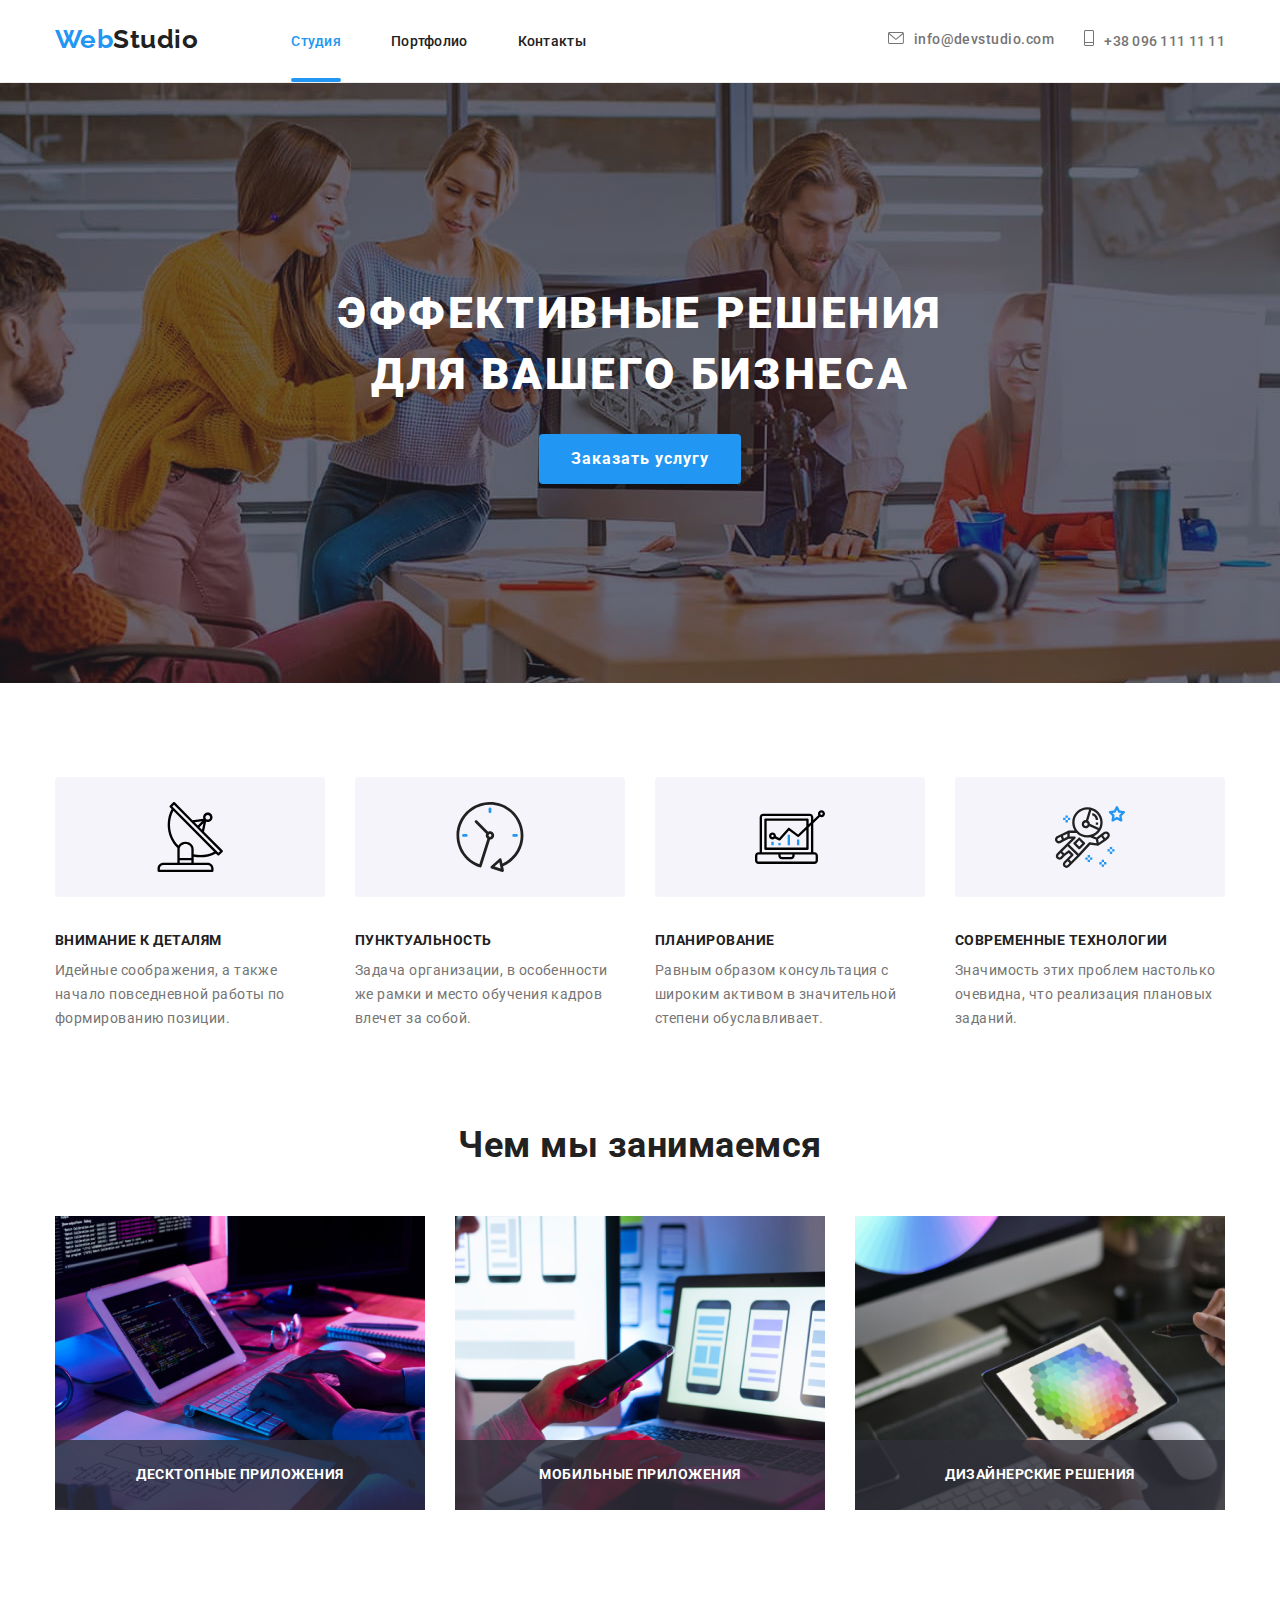
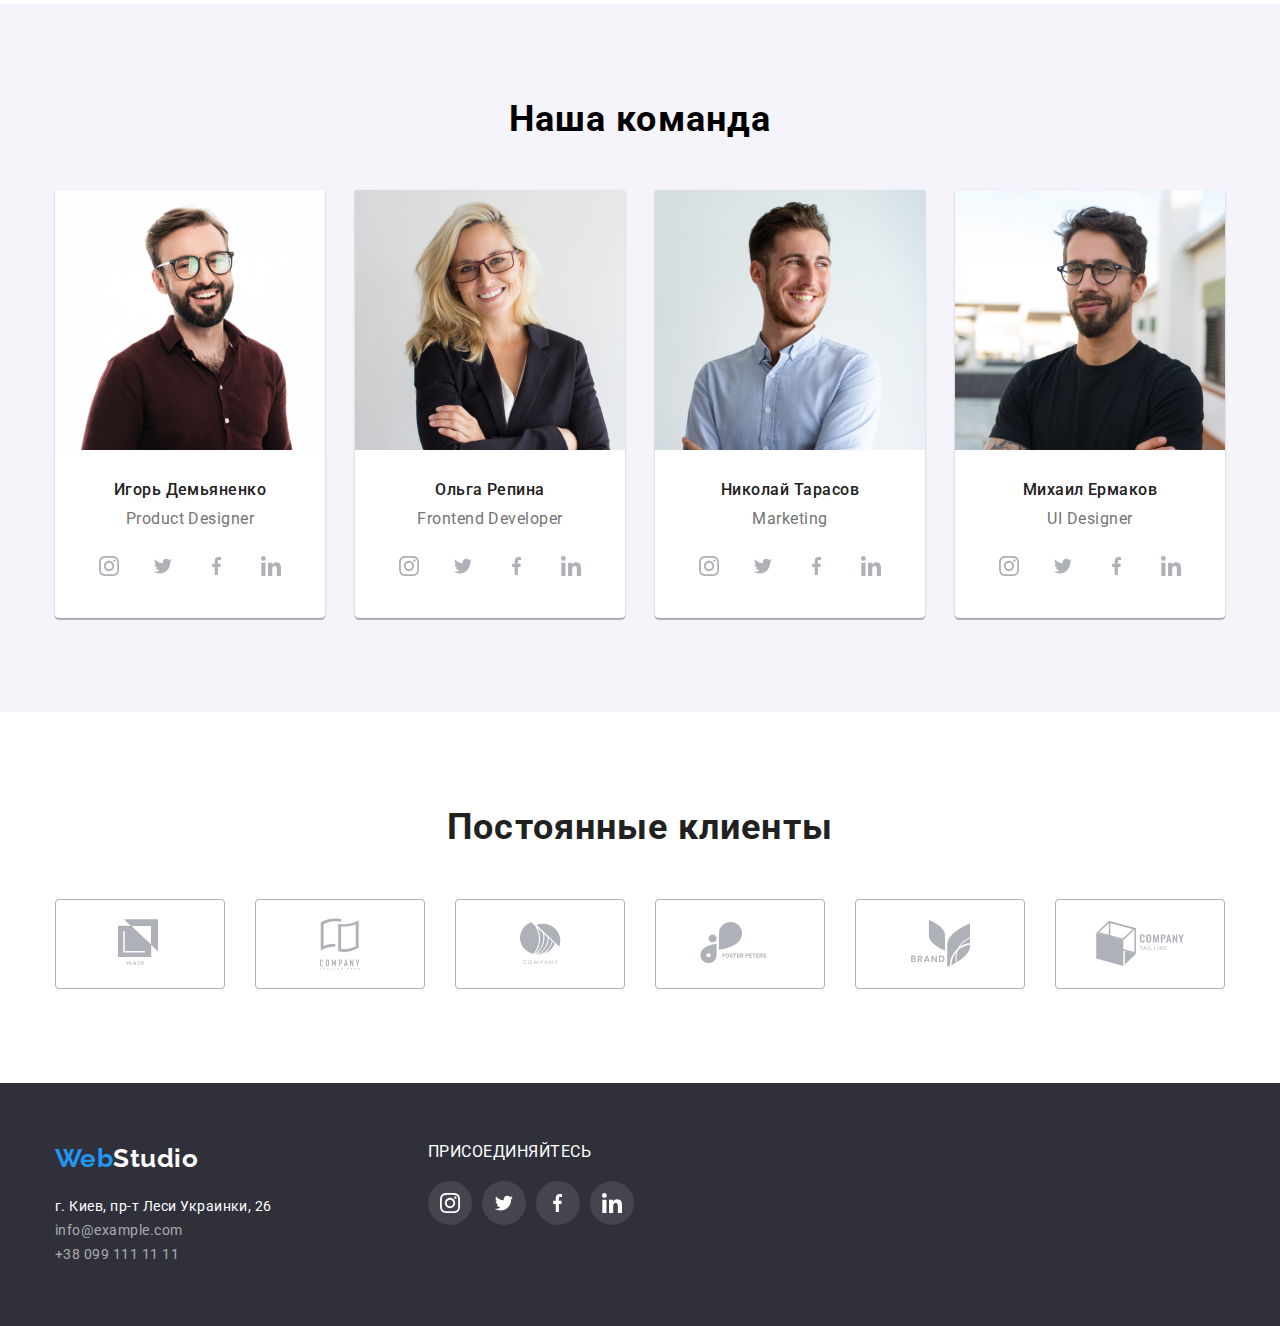
<file: index.html>
<!DOCTYPE html>
<html lang="en">
  <head>
    <meta charset="UTF-8" />
    <meta name="viewport" content="width=device-width, initial-scale=1.0" />
    <title>Document</title>
    <link href="https://fonts.googleapis.com/css2?family=Raleway:wght@700&family=Roboto:wght@400;500;700;900&display=swap" rel="stylesheet">
    <link
      rel="stylesheet"
      href="https://cdnjs.cloudflare.com/ajax/libs/modern-normalize/1.0.0/modern-normalize.min.css"
    />
    <link rel="stylesheet" href="./css/styles.css">
  </head>
  <body>
    <header>
      <div class="container main-menu">
      <nav class="header">
       
        <span class="logo"><a href="./index.html" class="logo-accent">Web<span class="logo-regular">Studio</span></a></span>

        <ul class="site-nav">
          <li class="item"><a href="./index.html" class="link-current">Студия</a></li>
          <li class="item"><a href="./portfolio.html" class="link">Портфолио</a></li>
          <li class="item"><a href="" class="link">Контакты</a></li>
        </ul>
      </nav>
      <ul class="auth-nav">
        <li class="item"> 
          <a href="mailto:info@devstudio.com" class="mail"><svg class="icon-nav" width="16px" height="12px"> 
            <use href="./images/sprite.svg#mail"></use></svg>info@devstudio.com</a></li>
        <li class="item">
          <a href="tel:+380961111111" class="tel"><svg class="icon-nav" width="10px" height="16px"> <use href="./images/sprite.svg#phone"></use></svg>+38 096 111 11 11</a></li>
      </ul>
    </div>
       </header>
    <main>
      <section class="hero"> 
        <h1>Эффективные решения </br> для вашего бизнеса</h1>
        <!-- Если сделать через ссылку, то через секунду модалка закрывается -->
        <button class="button" data-modal-open>Заказать услугу</button>
        <!-- <a href="" class="button" data-modal-open>Заказать услугу</a> -->
      </section>
      <section class="main">
        <div class="container">
        <ul class="main-element">
          <li class="element">
            <svg class="icon-features"> <use href="./images/sprite.svg#vector"></use></svg>
            <h2 class="section-title">Внимание к деталям</h2>
            <p class="about-us">
              Идейные соображения, а также начало повседневной работы по
              формированию позиции.
            </p>
          </li>
          <li class="element">
            <svg class="icon-features"> <use href="./images/sprite.svg#clock"></use></svg>            
            <h2 class="section-title">Пунктуальность</h2>
            <p class="about-us">
              Задача организации, в особенности же рамки и место обучения кадров
              влечет за собой.
            </p>
          </li>
          <li class="element">
            <svg class="icon-features"> <use href="./images/sprite.svg#diagram"></use></svg>            
            <h2 class="section-title">Планирование</h2>
            <p class="about-us">
              Равным образом консультация с широким активом в значительной
              степени обуславливает.
            </p>
          </li>
          <li class="element">
            <svg class="icon-features"> <use href="./images/sprite.svg#astronaut"></use></svg>            
            <h2 class="section-title">Современные технологии</h2>
            <p class="about-us">
              Значимость этих проблем настолько очевидна, что реализация
              плановых заданий.
            </p>
          </li>
        </ul>
        </div>
      </section>

      <section class="about-our-work">
        <div class="container">

        <h2 class="our-work">Чем мы занимаемся</h2>
        <ul class="we-in-images">
          <li class="card">
            <a href="#">
            <img src="./images/img1.jpg" alt="img1" width="370" />
            <h3 class="img-title">Десктопные приложения</h3>
          </a>
          </li>
          <li class="card">
            <a href="#">
            <img src="./images/img2.jpg" alt="img2" width="370" />
            <h3 class="img-title">Мобильные приложения</h3>
          </a>
        </li>
          <li class="card">
            <a href="#">
            <img src="./images/img3.jpg" alt="img3" width="370" />
            <h3 class="img-title">Дизайнерские решения</h3>
          </a>
        </li>
        </ul>
        </div>
      </section>

      <section class="our-team">
        <div class="container">

        <h2 class="our-team-title">Наша команда</h2>
        <ul class="members">
          <li class="member">
            <img
              src="./images/product_designer.jpg"
              alt="Игорь Демьяненко"
              width="270"/>
            <h3 class="team-members">Игорь Демьяненко</h3>
            <p class="team-p">Product Designer</p>
            <ul class="social-links">
              <li class="item-team"> <a class="link" href="https://www.instagram.com/" aria-label="Instagram" >
                <svg class="icon" width="20px" height="20px">  <use href="./images/sprite.svg#instagram"></use> </svg> 
              </a>
            </li>
              <li class="item-team">
                <a class="link" href="https://twitter.com" aria-label="Twitter">
                  <svg class="icon" width="20px" height="16.25px"> <use href="./images/sprite.svg#twitter"></use></svg>
                </a> 
              </li>
              <li class="item-team">
                <a class="link" href="https://facebook.com" aria-label="Facebook">
                  <svg class="icon" width="10px" height="20px"> <use href="./images/sprite.svg#facebook"></use></svg>
                </a>
              </li>
              <li class="item-team">
                <a class="link" href="https://www.linkedin.com/"  aria-label="Linkedin">
                  <svg class="icon" width="20px" height="20px"> <use href="./images/sprite.svg#linkedin"></use></svg>
                </a>
              </li>
            </ul>
          </li>
          <li class="member">
            <img
              src="./images/olga_repina.jpg"
              alt="Ольга Репина"
              width="270"
            />
            <h3 class="team-members">Ольга Репина</h3>
            <p class="team-p">Frontend Developer</p>
            <ul class="social-links">
              <li class="item-team"> <a class="link" href="https://www.instagram.com/" aria-label="Instagram" >
                <svg class="icon" width="20px" height="20px">  <use href="./images/sprite.svg#instagram"></use> </svg> 
              </a>
            </li>
              <li class="item-team">
                <a class="link" href="https://twitter.com" aria-label="Twitter">
                  <svg class="icon" width="20px" height="16.25px"> <use href="./images/sprite.svg#twitter"></use></svg>
                </a> 
              </li>
              <li class="item-team">
                <a class="link" href="https://facebook.com" aria-label="Facebook">
                  <svg class="icon" width="10px" height="20px"> <use href="./images/sprite.svg#facebook"></use></svg>
                </a>
              </li>
              <li class="item-team">
                <a class="link" href="https://www.linkedin.com/"  aria-label="Linkedin">
                  <svg class="icon" width="20px" height="20px"> <use href="./images/sprite.svg#linkedin"></use></svg>
                </a>
              </li>
            </ul>
          </li>
          <li class="member">
            <img
              src="./images/nikolay_tarasov.jpg"
              alt="Николай Тарасов"
              width="270"
            />
            <h3 class="team-members">Николай Тарасов</h3>
            <p class="team-p">Marketing</p>
            <ul class="social-links">
              <li class="item-team"> <a class="link" href="https://www.instagram.com/" aria-label="Instagram" >
                <svg class="icon" width="20px" height="20px">  <use href="./images/sprite.svg#instagram"></use> </svg> 
              </a>
            </li>
              <li class="item-team">
                <a class="link" href="https://twitter.com" aria-label="Twitter">
                  <svg class="icon" width="20px" height="16.25px"> <use href="./images/sprite.svg#twitter"></use></svg>
                </a> 
              </li>
              <li class="item-team">
                <a class="link" href="https://facebook.com" aria-label="Facebook">
                  <svg class="icon" width="10px" height="20px"> <use href="./images/sprite.svg#facebook"></use></svg>
                </a>
              </li>
              <li class="item-team">
                <a class="link" href="https://www.linkedin.com/"  aria-label="Linkedin">
                  <svg class="icon" width="20px" height="20px"> <use href="./images/sprite.svg#linkedin"></use></svg>
                </a>
              </li>
            </ul>
          </li>
          <li class="member">
            <img
              src="./images/mikhail_ermakov.jpg"
              alt="Михаил Ермаков"
              width="270"
            />
            <h3 class="team-members">Михаил Ермаков</h3>
            <p class="team-p">UI Designer</p>
            <ul class="social-links">
              <li class="item-team"> <a class="link" href="https://www.instagram.com/" aria-label="Instagram" >
                <svg class="icon" width="20px" height="20px">  <use href="./images/sprite.svg#instagram"></use> </svg> 
              </a>
            </li>
              <li class="item-team">
                <a class="link" href="https://twitter.com" aria-label="Twitter">
                  <svg class="icon" width="20px" height="16.25px"> <use href="./images/sprite.svg#twitter"></use></svg>
                </a> 
              </li>
              <li class="item-team">
                <a class="link" href="https://facebook.com" aria-label="Facebook">
                  <svg class="icon" width="10px" height="20px"> <use href="./images/sprite.svg#facebook"></use></svg>
                </a>
              </li>
              <li class="item-team">
                <a class="link" href="https://www.linkedin.com/"  aria-label="Linkedin">
                  <svg class="icon" width="20px" height="20px"> <use href="./images/sprite.svg#linkedin"></use></svg>
                </a>
              </li>
            </ul>
          </li>
        </ul>
        </div>
      </section>

    <section class="our-clients">
      <div class="container">
        <h2 class="clients-title">Постоянные клиенты</h2>
        <ul class="list-clients">
          <li class="item-client"><a class="link-client" aria-label="Клиент-1" href="#"><svg class="icon" width="44.27px" height="49.23px">
            <use href="./images/sprite.svg#logo1"> 
          </use>
        </svg>
      </a>
       </li>
          <li class="item-client"><a class="link-client" aria-label="Клиент-2" href="#"><svg class="icon" width="40px" height="52px">
            <use href="./images/sprite.svg#logo2"> 
          </use>
        </svg>
      </a>
      </li>
          <li class="item-client"><a class="link-client" aria-label="Клиент-3" href="#"><svg class="icon" width="41px" height="42.6px">
            <use href="./images/sprite.svg#logo3"> 
          </use>
        </svg>
      </a>
      </li>
          <li class="item-client"><a class="link-client" aria-label="Клиент-4" href="#"><svg class="icon" width="79.66px" height="42.02px">
            <use href="./images/sprite.svg#logo4"> 
          </use>
        </svg>
      </a>
    </li>
          <li class="item-client"><a class="link-client" aria-label="Клиент-5" href="#"><svg class="icon" width="59px" height="47px">
            <use href="./images/sprite.svg#logo5"> 
          </use>
        </svg>
      </a>
      </li>
          <li class="item-client"><a class="link-client" aria-label="Клиент-6" href="#"><svg class="icon" width="88.48px" height="45.44px">
            <use href="./images/sprite.svg#logo6"> 
          </use>
        </svg>
      </a>
      </li>
        </ul>
      </div>
      
    </section>
    </main>
    <footer>
    <div class="container flex-container">
      <div class="flex-column">
     <div class="footer-logo"><a class="logo-accent-footer" href="./index.html">Web<span class="logo-white">Studio</span></a></div>
      <address>
        <span class="adr">г. Киев, пр-т Леси Украинки, 26 </span> <br />
        <a class="footer-contacts" href="mailto:info@example.com" >info@example.com</a><br />
        <a class="footer-contacts" href="tel:+38099111111" >+38 099 111 11 11</a>
      </address>
    </div>
    <div class="flex-column">
      <span class="join">Присоединяйтесь</span>
      <ul class="social-links-footer">
        <li class="footer-item"> <a class="link" href="https://www.instagram.com/" aria-label="Instagram">
          <svg class="icon" width="20px" height="20px">  <use href="./images/sprite.svg#instagram"></use> </svg> 
        </a>
      </li>
        <li class="footer-item">
          <a class="link" href="https://twitter.com" aria-label="Twitter">
            <svg class="icon" width="20px" height="16.25px"> <use href="./images/sprite.svg#twitter"></use></svg>
          </a> 
        </li>
        <li class="footer-item">
          <a class="link" href="https://facebook.com" aria-label="Facebook">
            <svg class="icon" width="10px" height="20px"> <use href="./images/sprite.svg#facebook"></use></svg>
          </a>
        </li>
        <li class="footer-item">
          <a class="link" href="https://www.linkedin.com/"  aria-label="Linkedin">
            <svg class="icon" width="20px" height="20px"> <use href="./images/sprite.svg#linkedin"></use></svg>
          </a>
        </li>
      </ul>

    </div>
    </div> 

    </footer>
    <div class="backdrop is-hidden" data-modal>
      <div class="modal">
        <button class="btn-close" data-modal-close>
          <svg class="close" width="11px" height="11px">
            <use href="./images/sprite.svg#btn-close"></use>
          </svg>
        </button>
      </div>
    </div>
    <script src="./js/modal.js">
  </script>
  </body>
</html>
</file>
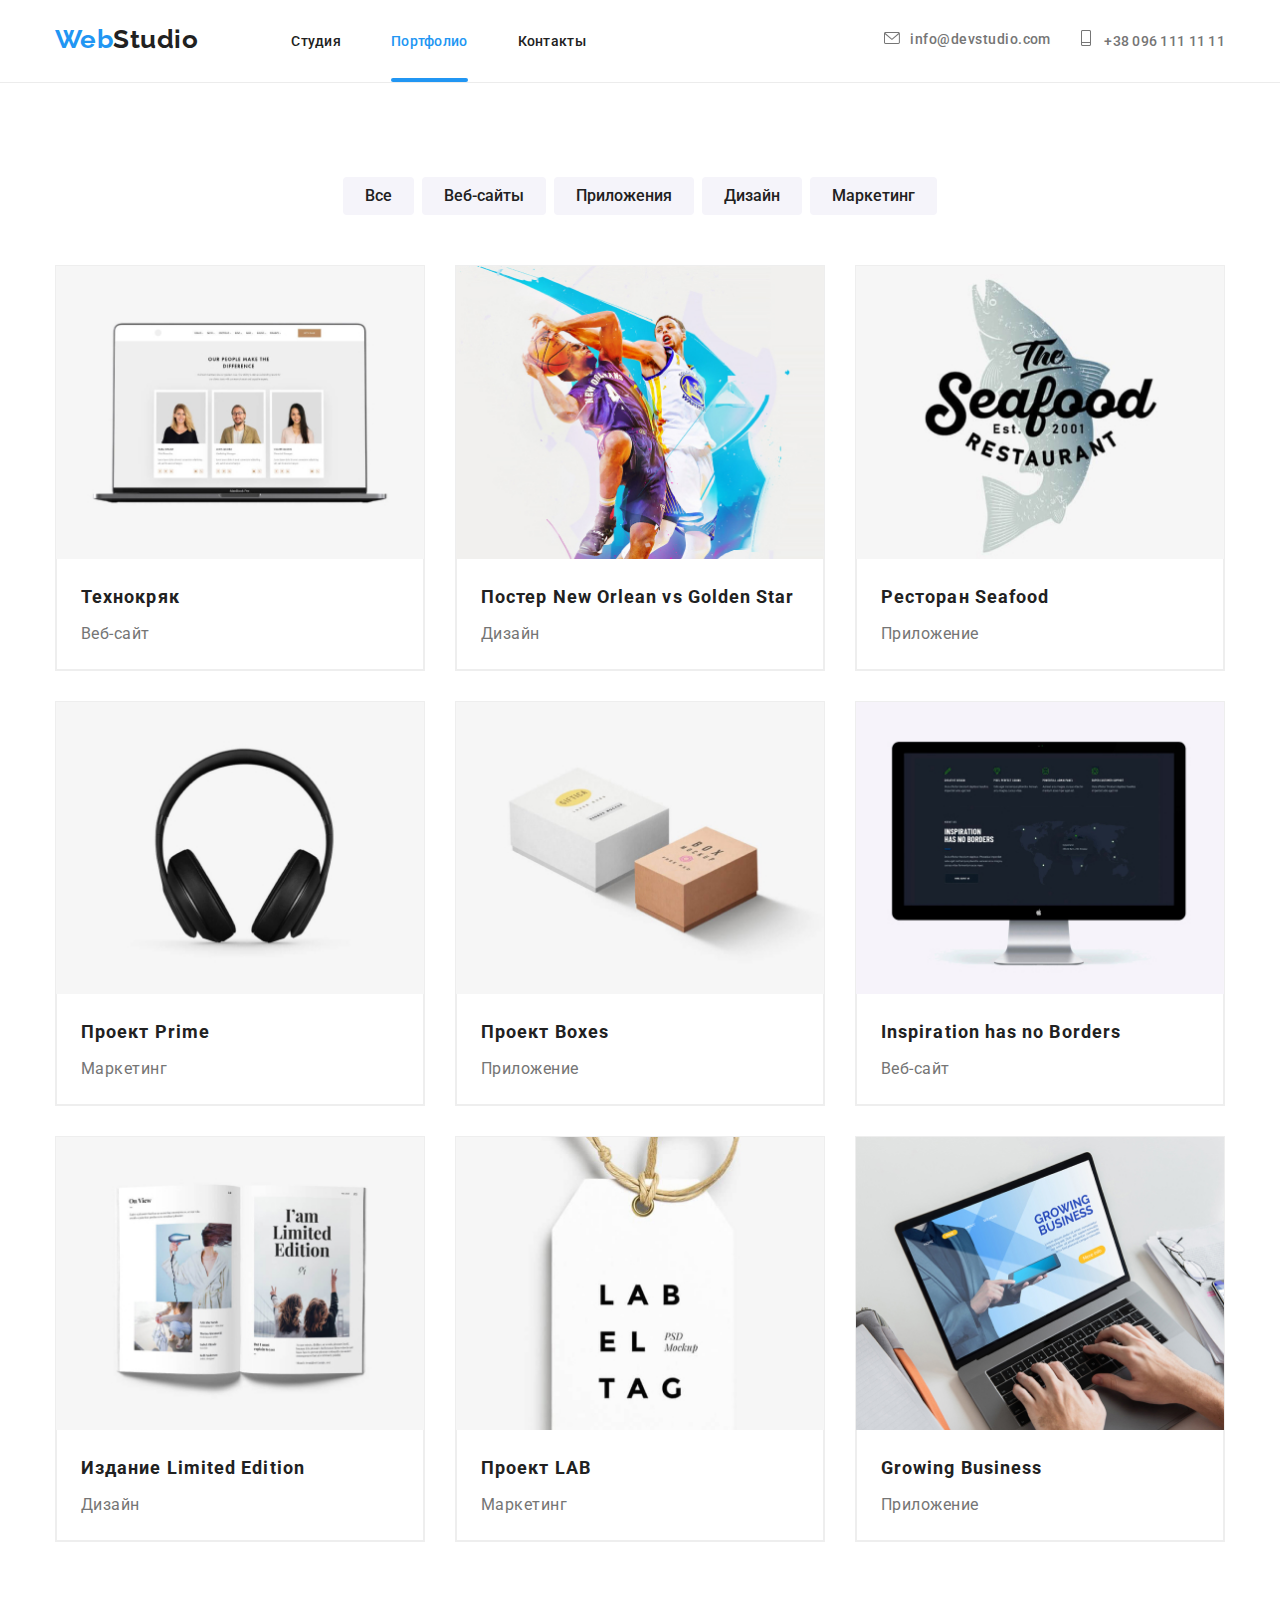
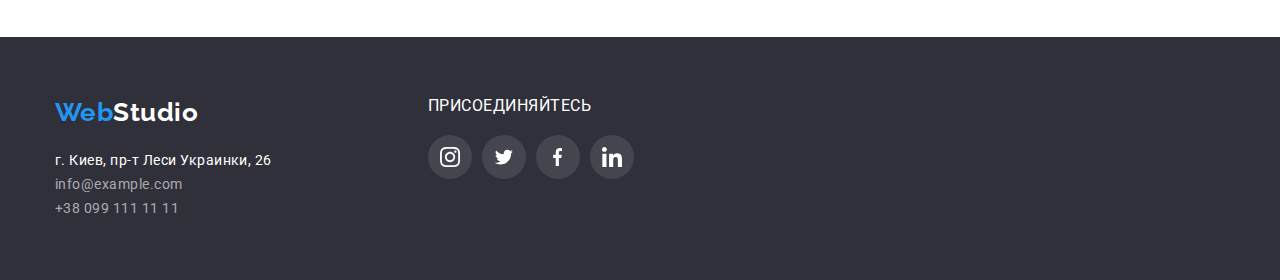
<file: portfolio.html>
<!DOCTYPE html>
<html lang="en">
<head>
    <meta charset="UTF-8">
    <meta name="viewport" content="width=device-width, initial-scale=1.0">
    <title>Portfolio</title>
    <link href="https://fonts.googleapis.com/css2?family=Raleway:wght@700&family=Roboto:wght@400;500;700;900&display=swap" rel="stylesheet">
    <link rel="stylesheet" href="./css/normalize.css">
    <link rel="stylesheet" href="./css/styles.css">
  
</head>
<body>
    <header>
        <div class="container main-menu">

        <nav class="header">
            <span class="logo"><a href="./index.html" class="logo-accent">Web<span class="logo-regular">Studio</span></a></span>
            <ul class="site-nav">
              <li class="item"><a href="./index.html" class="link">Студия</a></li>
              <li class="item"><a href="./portfolio.html" class="link-current">Портфолио</a></li>
              <li class="item"><a href="" class="link">Контакты</a></li>
            </ul>
          </nav>
          <ul class="auth-nav">
            <li class="item">
                <a href="mailto:info@devstudio.com" class="mail"><svg class="icon-nav" width="16px" height="12px"> <use href="./images/sprite.svg#mail">
                </use></svg>info@devstudio.com</a></li>
            <li class="item">
                <a href="tel:+380961111111" class="tel"><svg class="icon-nav" width="10px" height="16px"> <use href="./images/sprite.svg#phone"></use></svg>
                    +38 096 111 11 11
                </a></li>
          </ul>
        </div>
    </header>
    <main>
        <section class="portfolio">
            <div class="container">
        <h1 class="hiden">Портфолио</h1>
            <ul class="button-list">
                <li class="btn"><button class="buttons">Все</button> </li>
                <li class="btn"><button class="buttons">Веб-сайты</button></li>
                <li class="btn"><button class="buttons">Приложения</button></li>
                <li class="btn"><button class="buttons">Дизайн</button></li>
                <li class="btn"><button class="buttons">Маркетинг</button></li>
            </ul>
        <ul class="projects">
            <li class="project-item">
                <a href="#" class="project-link">
                    <div class="img-card">
                <img src="./images/portfolio/tekhnokriak.jpg" 
                alt="Проект Технокряк" 
                width="370"
                height="294">
                <p class="project-desc">
                    Технокряк это современная площадка распространения коронавируса. 
                    Компании используют эту платформу для цифрового шпионажа и атак на 
                    защищённые сервера конкурентов.
                </p>
            </div>
                <div class="description">
                    <h2 class= "project-title">Технокряк</h2>
                    <p class=about-project>Веб-сайт</p>
                </div>
            </a>
            </li>
            <li class="project-item">
                <a href="#" class="project-link">
                    <div class="img-card">
                <img src="./images/portfolio/orlean_vs_golden_star.jpg" 
                alt="Дизайн постера Новый Орлеан vs Голден Стар"
                width="370"
                height="294">
                <p class="project-desc">
                    Технокряк это современная площадка распространения коронавируса. 
                    Компании используют эту платформу для цифрового шпионажа и атак на 
                    защищённые сервера конкурентов.
                </p>
            </div>
                <div class="description">
                    <h2 class= "project-title">Постер New Orlean vs Golden Star</h2>
                    <p class=about-project>Дизайн</p>
                </div>
            </a>
            </li>
            <li class="project-item">
                <a href="#" class="project-link">
                    <div class="img-card">
                <img src="./images/portfolio/seafood.jpg" 
                alt="Приложение для ресторана Seafood"
                width="370"
                height="294">
                <p class="project-desc">
                    Технокряк это современная площадка распространения коронавируса. 
                    Компании используют эту платформу для цифрового шпионажа и атак на 
                    защищённые сервера конкурентов.
                </p>
            </div>
                <div class="description">
                    <h2 class= "project-title">Ресторан Seafood</h2>
                    <p class=about-project>Приложение</p>
                </div>
            </a>
            </li>
            <li class="project-item">
                <a href="#" class="project-link">
                    <div class="img-card">
                <img src="./images/portfolio/prime.jpg" 
                alt="Проект прайм"
                width="370"
                height="294">
                <p class="project-desc">
                    Технокряк это современная площадка распространения коронавируса. 
                    Компании используют эту платформу для цифрового шпионажа и атак на 
                    защищённые сервера конкурентов.
                </p>
            </div>
                <div class="description">
                    <h2 class= "project-title">Проект Prime</h2>
                    <p class=about-project>Маркетинг</p>
                </div>
            </a>
            </li>
            <li class="project-item">
                <a href="#" class="project-link">
                    <div class="img-card">
                <img src="./images/portfolio/project_boxes.jpg" 
                alt="Проект boxes"
                width="370"
                height="294">
                <p class="project-desc">
                    Технокряк это современная площадка распространения коронавируса. 
                    Компании используют эту платформу для цифрового шпионажа и атак на 
                    защищённые сервера конкурентов.
                </p>
                </div>
                <div class="description">
                    <h2 class= "project-title">Проект Boxes</h2>
                    <p class=about-project>Приложение</p>
                </div>
            </a>
            </li>
            <li class="project-item">
                <a href="#" class="project-link">
                    <div class="img-card">
                <img src="./images/portfolio/no_borders.jpg" 
                alt="Проект Inspiration has no Borders"
                width="370"
                height="294">
                <p class="project-desc">
                    Технокряк это современная площадка распространения коронавируса. 
                    Компании используют эту платформу для цифрового шпионажа и атак на 
                    защищённые сервера конкурентов.
                </p>
            </div>
                <div class="description">
                    <h2 class= "project-title">Inspiration has no Borders</h2>
                    <p class=about-project>Веб-сайт</p>
                </div>
            </a>
            </li>
            <li class="project-item">
                <a href="#" class="project-link">
                    <div class="img-card">
                <img src="./images/portfolio/limited_edition.jpg" 
                alt="Проект Издание Limited Edition"
                width="370"
                height="294">
                <p class="project-desc">
                    Технокряк это современная площадка распространения коронавируса. 
                    Компании используют эту платформу для цифрового шпионажа и атак на 
                    защищённые сервера конкурентов.
                </p>
            </div>
                <div class="description">
                    <h2 class= "project-title">Издание Limited Edition</h2>
                    <p class=about-project>Дизайн</p>
                </div>
            </a>
            </li>
            <li class="project-item">
                <a href="#" class="project-link">
                    <div class="img-card">
                <img src="./images/portfolio/lab.jpg" 
                alt="Проект LAB"
                width="370"
                height="294">
                <p class="project-desc">
                    Технокряк это современная площадка распространения коронавируса. 
                    Компании используют эту платформу для цифрового шпионажа и атак на 
                    защищённые сервера конкурентов.
                </p>
            </div>
                <div class="description">
                    <h2 class= "project-title">Проект LAB</h2>
                    <p class=about-project>Маркетинг</p>
                </div>
            </a>
            </li>
            <li class="project-item">
                <a href="#" class="project-link">
                    <div class="img-card">
                <img src="./images/portfolio/growing-bussiness.jpg" 
                alt="Growing Business"
                width="370"
                height="294">
                <p class="project-desc">
                    Технокряк это современная площадка распространения коронавируса. 
                    Компании используют эту платформу для цифрового шпионажа и атак на 
                    защищённые сервера конкурентов.
                </p>
            </div>
                <div class="description">
                    <h2 class= "project-title">Growing Business</h2>
                    <p class=about-project>Приложение</p>
                </div>
            </a>
            </li>
        </ul>
    </div>
        </section>
    </main>
    <footer>
        <div class="container flex-container">
            <div class="flex-column"> 
        <div class="footer-logo"><a href="./index.html" class="logo-accent-footer">Web<span class="logo-white">Studio</span></a></div>
         <address>
            <span class="adr">г. Киев, пр-т Леси Украинки, 26 <br /></span>
           <a class="footer-contacts" href="mailto:info@example.com">info@example.com</a><br/>
           <a class="footer-contacts" href="tel:+38099111111">+38 099 111 11 11</a>
         </address>
        </div>
            <div class="flex-column">
                <span class="join">Присоединяйтесь</span>
                <ul class="social-links-footer">
                  <li class="footer-item"> <a class="link" href="https://www.instagram.com/" aria-label="Instagram">
                    <svg class="icon" width="20px" height="20px">  <use href="./images/sprite.svg#instagram"></use> </svg> 
                  </a>
                </li>
                  <li class="footer-item">
                    <a class="link" href="https://twitter.com" aria-label="Twitter">
                      <svg class="icon" width="20px" height="16.25px"> <use href="./images/sprite.svg#twitter"></use></svg>
                    </a> 
                  </li>
                  <li class="footer-item">
                    <a class="link" href="https://facebook.com" aria-label="Facebook">
                      <svg class="icon" width="10px" height="20px"> <use href="./images/sprite.svg#facebook"></use></svg>
                    </a>
                  </li>
                  <li class="footer-item">
                    <a class="link" href="https://www.linkedin.com/"  aria-label="Linkedin">
                      <svg class="icon" width="20px" height="20px"> <use href="./images/sprite.svg#linkedin"></use></svg>
                    </a>
                  </li>
                </ul>
          
              </div>
         </div>

       </footer>
</body>
</html>
</file>
<file: css/styles.css>
:root {
    --main-color: #FFFFFF;
    --accent-color: #2196F3;
    --second-color:#F5F4FA;
    --main-font: 'Roboto', sans-serif;
    --accent-font: 'Raleway', sans-serif; 
    --primary-text-color: #757575;
    --second-text-color: #212121;
    --footer-background:#2F303A;
  }

  * {
    margin: 0;
    padding: 0;
    box-sizing: border-box;
  }

body {
    background-color:var(--main-color);
    font-family: var(--main-font);
    letter-spacing: 0.03em;
}

body li {
    list-style-type: none; 
}

li a {
    text-decoration: none;
}

 .container {
    box-sizing: border-box;
    width: 1200px;
    padding-left: 15px;
    padding-right: 15px;
    margin-left: auto;
    margin-right: auto;
} 

/* Главное меню сайта */
.main-menu {
    display: flex;
    justify-content: space-between;

    width: 1200px;
    padding-left: 15px;
    padding-right: 15px;
}

/* Меню-навигации */

header {
    border-bottom: 1px solid #ECECEC;
}

.header {
    display: inherit;
}

.site-nav {
    display: flex;

    margin-left: 93px;
    padding: 0;
    align-items: center;
}

.site-nav .item {
    position: relative;
    display: block;
    margin-right: 50px;
    margin-left: 0;
}

.link-current::after {
    content: '';

    position: absolute;
    display: block;
    width: 100%;
    height: 4px;
    margin-top: 28px;

    background: var(--accent-color);
    border-radius: 2px;
}

.site-nav .item:last-child {
    margin-right: 0px;
}

.auth-nav {
    display: flex;
    margin-top: 30px;
    margin-bottom: 32px;
    margin-left: 0; 
}

.icon-nav {
    margin-right: 10px;
  }

/* Лого-марджины */

.logo {
    margin-top: 24px;
    margin-bottom: 25px;
}

.logo-accent {
    color:var(--accent-color);
    font-family: var(--accent-font);
    font-weight: 700;
    font-size: 26px;
    line-height: 1.2;
    text-decoration: none;
    }
    
.logo-accent:visited {
        text-decoration: none;
    }

.logo-regular {
        color: var(--second-text-color);
        font-family: var(--accent-font);
        font-weight: 700;
        font-size: 26px;
        line-height: 1.2;
        text-decoration: none;
    }


.mail {
    transition: color 250ms cubic-bezier(0.4, 0, 0.2, 1);

    margin-right: 30px;
    text-decoration: none;
    color: var(--primary-text-color);
    font-weight: 500;
    font-size: 14px;
    line-height: 1.15;}


.auth-nav {
    fill: var(--primary-text-color);
}

/* Указываю для картинки наследование цвета ссылки */
.icon-nav {
    fill: currentColor;
}

.tel:hover, 
.tel:focus {
    color: var(--accent-color);
}

.mail:hover ,
.mail:active {
            color: var(--accent-color);
}

.tel {
    transition: color 250ms cubic-bezier(0.4, 0, 0.2, 1);
    color: var(--primary-text-color);
    font-weight: 500;
    font-size: 14px;
    line-height: 1.15;
    letter-spacing: 0.02em;
    text-decoration: none;
}
 
.site-nav a{
    text-decoration: none;
    color: var(--second-text-color);
    font-weight: 500;
    font-size: 14px;
    line-height: 1.15;
    letter-spacing: 0.02em;}

.site-nav .link-current {
    color: var(--accent-color);}

.site-nav .link {
    transition: color 250ms cubic-bezier(0.4, 0, 0.2, 1);
}

.link:hover,
.link:focus {
        color: var(--accent-color);
}

    /* Секция Герой */
.hero {
    max-width: 1600px;
    height: 600px;
    margin-left: auto;
    margin-right: auto;
    background-color: #2F303A;
    background-image: linear-gradient(to right, 
    rgba(47, 48, 58, 0.4),
    rgba(47, 48, 58, 0.4)), url(../images/hero.jpg);
    background-position: center;
    background-repeat: no-repeat;
    background-size: cover;
    padding-top: 200px;
    padding-bottom: 200px;
    text-align: center;
    }

.hero h1 {
    margin-bottom: 30px;
    color: #ffffff;
    font-weight: 900;
    font-size: 44px;
    line-height: 1.37;
    text-align: center;
    letter-spacing: 0.06em;
    text-transform: uppercase;
}

.button {
    display: inline-block;
  
    padding: 10px 32px;
    border-radius: 4px;
    text-align: center;

    background-color: var(--accent-color);
    color: #ffffff;
    box-shadow: 0px 4px 4px rgba(0, 0, 0, 0.15);
    cursor: pointer;
    font-weight: 700;
    font-size: 16px;
    line-height: 1.88;
    letter-spacing: 0.06em;

    outline: none;
    border: none; 
}

/* Main section Наши преимущества*/

.main {
    padding-top: 94px;
    padding-bottom: 94px;
   }

.main-element {
    display: flex;
    flex-direction: inherit;
}

.icon-features {
    display: inline-flex;
    justify-content: center;
    margin-bottom: 30px;
    padding-top: 25px;
    padding-bottom: 25px;
    width: 270px;
    height: 120px;
    background: var(--second-color);
    border-radius: 4px;
}

.element {
    justify-content: space-between;
    width: calc((100% - 90px) /4);
    margin-right: 30px;
    text-align: left;
}

.element:last-child {
    margin-right: 0px;
}

.section-title {
    margin-bottom: 10px;
    color: var(--second-text-color);
    font-weight: 700;
    font-size: 14px;
    line-height: 1.15;
    text-transform: uppercase;
}

.section-title p {
    color: var(--primary-text-color);
    font-weight: 400;
    font-size: 14px;
    line-height: 1.72;
}

.about-us {
    color: var(--primary-text-color);
    font-weight: 400;
    font-size: 14px;
    line-height: 1.72;
}

/* Чем мы занимаемся */

.our-work {
    margin-top: 0;
    margin-bottom: 50px;
    color:  var(--second-text-color);
    font-weight: 700;
    font-size: 36px;
    line-height: 1.17;
    text-align: center;
}

.about-our-work{
    padding-bottom: 94px;
}

/* Секция чем мы занимаемся */
.we-in-images {
    margin-bottom: 0;
    margin-top: 0;
    display: flex;
    padding-left: 0px;
}
.card {
    position: relative;
    margin-top: 0;
    margin-bottom: 0;
    margin-right: 30px;}
   

 .card:last-child {
     margin-right: 0px;
 }

 .card:first-child {
     margin-left: 0px;
 }

 .img-title {
    position: absolute;
    bottom: 0;
    right: 0;
    left: 0; 
    padding-top: 27px;
    padding-bottom: 27px;
    background: rgba(47, 48, 58, 0.8);
    color: var(--main-color);
    font-weight: 700;
    font-size: 14px;
    line-height: 1.14;
    text-align: center;
    text-transform: uppercase; 
 }

/* Секция наша команда */

.social-links {
    transition: color 250ms cubic-bezier(0.4, 0, 0.2, 1);
    display: flex;
    justify-content: center;
}
.social-links .link {
    color: #AFB1B8;
}

.social-links .icon {
    transition: fill 250ms cubic-bezier(0.4, 0, 0.2, 1);
    fill: currentColor;
}

.item-team .link:hover {
    background: var(--accent-color);
    color: var(--main-color); 
}

.social-links .item-team:not(:last-child){
    margin-right: 10px;
}


.item-team .link {
    transition: background 250ms cubic-bezier(0.4, 0, 0.2, 1),
    color 250ms cubic-bezier(0.4, 0, 0.2, 1);
    display: flex;
    justify-content: center;
    align-items: center;
    width: 44px;
    height: 44px;
    background: var(--main-font);
    border-radius: 50%;
}

.our-team {
    padding-top: 94px;
    padding-bottom: 94px;
    text-align: center;
    background-color: var(--second-color);}


.our-team-title {
    margin-bottom: 50px;
    margin-top: 0;
    font-weight: 700;
    font-size: 36px;
    line-height: 1.17;
    text-align: center;
    letter-spacing: 0.03em;
    
}

.members {
    margin: 0;
    display: flex;
    justify-content: space-between;
    padding-left: 0;
}

.member {
    margin-right: 30px;
    padding-bottom: 30px;
    width: calc((100% - 90px) /4);
    background-color: #fff;
    box-shadow: 0px 1px 3px rgba(0, 0, 0, 0.12), 0px 1px 1px rgba(0, 0, 0, 0.14), 0px 2px 1px rgba(0, 0, 0, 0.2);
    border-radius: 0px 0px 4px 4px;
}

.member:nth-last-child(-n + 4) {
    margin-bottom: 0;
}

.member:last-child {
    margin-right: 0;
}

.team-members {
    margin-top: 30px;
    margin-bottom: 10px;
    color: var(--second-text-color);
    font-weight: 500;
    font-size: 16px;
    line-height: 1.19;
}
.team-p {
    margin-bottom: 16px;
    color: var(--primary-text-color);
    font-weight: 400;
    font-size: 16px;
    line-height: 1.19;
}

/* Секция постоянные клиенты */

.our-clients {
    padding-top: 94px;
    padding-bottom: 94px;
}

 .link-client {
    transition: color 250ms cubic-bezier(0.4, 0, 0.2, 1),
    border-color 250ms cubic-bezier(0.4, 0, 0.2, 1); 

    display: flex;
    justify-content: center;
    align-items: center;
    width: 170px;
    height: 90px;
    border: 1px solid #AFB1B8;
    border-radius: 4px;
    /* Цвет для svg иконки */
    color: #AFB1B8;
}

/* Чтобы иконка наследовала цвет текста ссылки */
.item-client .icon {
    transition: fill 250ms cubic-bezier(0.4, 0, 0.2, 1);
    fill: currentColor;
}

.link-client:hover,
.link-client:focus {
    color: var(--accent-color);
    border: 1px solid var(--accent-color);
}

.item-client:not(:last-child) {
    margin-right: 30px;}

.list-clients {
    display: flex;
    justify-content: center;
    align-items: center;
} 

.clients-title {
    margin-bottom: 50px;
    font-weight: 700;
    font-size: 36px;
    line-height: 1.17;
    text-align: center;
    letter-spacing: 0.03em;
    color: var(--second-text-color);
}

/* Подвал */

.flex-container {
    display: flex;
    flex-direction: row;
}

.flex-column {
margin-right: 156px;
}

.join {
    display: block;
    margin-bottom: 20px;
    color: var(--main-color);
    text-transform: uppercase;
}

.footer-item:not(:last-child) {
    margin-right: 10px;
}

.social-links-footer {
    display: flex;
}

.social-links-footer .icon {
    fill: var(--main-color);
}

.footer-item .link:hover {
    background: var(--accent-color);
}

.footer-item .link {
    transition: background 250ms cubic-bezier(0.4, 0, 0.2, 1);
    display: flex;
    justify-content: center;
    align-items: center;
    width: 44px;
    height: 44px;
    background: rgba(255, 255, 255, 0.1);
    border-radius: 50%;
}



footer {
    padding-top: 60px;
    padding-bottom: 60px;
    justify-content: flex-start;
    background-color: var(--footer-background);
}

.logo-white {
    color: #ffffff;
    text-decoration: none;
}
.logo-accent-footer {
    color: var(--accent-color);
    text-decoration: none;
}

.footer-logo {
    margin-bottom: 20px;
    font-family: var(--accent-font);
    font-weight: 700;
    font-size: 26px;
    line-height: 1.20;
    text-decoration: none;
}

address {
    margin: 0;
    color: #ffffff;
    font-style: normal;
    font-weight: 400;
    font-size: 14px;
    line-height: 1.72;
}

.adr {
   margin-bottom: 9px;
   margin-top: 0;
}

.footer-contacts:last-child {
    margin-bottom: 0;
}

.footer-contacts {
    margin-bottom: 9px;
    margin-top: 0px;
    color: rgba(255, 255, 255, 0.6);
    font-weight: 400;
    font-size: 14px;
    line-height: 1.72;
    text-decoration: none;
}

/* Portfolio-page */

/* Скрытый заголовок */
.hiden {
    display: none;

}
/* Разделы Портфолио (список фильтров-кнопок)*/
.button-list {
    margin-bottom: 50px;
    margin-top: 0;
    display: flex;
    justify-content: center;}
   
.buttons {
    transition: background-color 250ms cubic-bezier(0.4, 0, 0.2, 1),
    color 250ms cubic-bezier(0.4, 0, 0.2, 1),
    box-shadow 250ms cubic-bezier(0.4, 0, 0.2, 1); 

    padding-top: 6px;
    padding-bottom: 6px;
    padding-left: 22px;
    padding-right: 22px;

    border-radius: 4px;
    background:var(--second-color);
    color: var(--second-text-color);
    font-family: var(--main-font);
    font-weight: 500;
    font-size: 16px;
    line-height: 1.63;

    outline: none;
    border: none;
}    

.btn {
    margin-right: 8px;
}
.btn:last-child {
    margin-right: 0;
}

.buttons:hover {
    box-shadow: 0px 1px 1px rgba(0, 0, 0, 0.12), 0px 4px 4px rgba(0, 0, 0, 0.06), 1px 4px 6px rgba(0, 0, 0, 0.16);
    color: var(--main-color);
    background: var(--accent-color);
}


/* Убрала черную рамку с кнопок при нажатии */

.buttons:active, 
.buttons:focus {
    outline: none;
}

/* Секция Портфолио */
.portfolio {
    padding-top: 94px;
    padding-bottom: 95px;
}

/* Наши проекты*/
.projects {
    display: flex;
    flex-wrap: wrap;
    padding-left: 0;
}

.project-item:hover {
    box-shadow: 0px 1px 1px rgba(0, 0, 0, 0.12), 0px 4px 4px rgba(0, 0, 0, 0.06), 1px 4px 6px rgba(0, 0, 0, 0.16);
}

.project-item {
    position: relative;
    transition: box-shadow 250ms cubic-bezier(0.4, 0, 0.2, 1);
    width: calc((100% - 60px) /3);

    margin-right: 30px;
    margin-bottom: 30px;     

    /* background: #FFFFFF; */
    padding-bottom: 0;
    border: 1px solid #EEEEEE;
    }
    
img {
    display: block;
    max-width: 100%;
    height: auto;
    }
    /* Чистим каждый 3-й правый марджин */
.project-item:nth-child(3n) {
    margin-right: 0;
    }
    
    /* Чистим последние нижние 3 марджина */
.project-item:nth-last-child(-n+3) {
    margin-bottom: 0;
}

.description {
    padding-top: 20px;  
    padding-bottom: 20px;  
    padding-left: 24px;
    padding-right: 24px;
    justify-content: flex-start;
   
    border-bottom: 1px solid #EEEEEE;
    border-right: 1px solid #EEEEEE;
    border-left: 1px solid #EEEEEE;}

.project-title {
    margin: 0;
    padding-bottom: 4px;
    color: var(--second-text-color);
    font-weight: 700;
    font-size: 18px;
    line-height: 2;
    letter-spacing: 0.06em;
    }      

.about-project {
    margin: 0;
    padding-top: 0;

    color: var(--primary-text-color);
    font-weight: 400;
    font-size: 16px;
    line-height: 1.88;
}

.img-card {
    position: relative;
    overflow: hidden;
}

.project-desc {
    
    position: absolute;

    width: 100%;
    height: 100%;
    top: 0;
    left: 0;
     
    opacity: 0;
    transform: translateY(100%);
    transform-origin: bottom center;
    transition: transform 250ms cubic-bezier(0.4, 0, 0.2, 1),
    opacity 250ms cubic-bezier(0.4, 0, 0.2, 1);

    padding: 63px 24px 63px 24px;
    text-align: left;
    font-weight: 400;
    font-size: 18px;
    line-height: 1.56;

    background: rgba(33, 150, 243, 0.9);
    color: var(--main-color);
}

.project-link:hover .project-desc,
.project-link:focus .project-desc {
    transform: translateY(0);
    opacity: 1;
}

/* Модальное окно + бекдроп */

.backdrop {
    position: fixed;
    top: 0;
    left: 0;
    width: 100%;
    height: 100%;
    background: rgba(0, 0, 0, 0.2);
    opacity: 1;
    transition: opacity 250ms cubic-bezier(0.4, 0, 0.2, 1);
}

.backdrop.is-hidden {
    opacity: 0;
    pointer-events: none;
}

.backdrop.is-hidden .modal {
    transform: translate(-50%, -50%) scale(0.9);
    opacity: 0;
}

.modal {
    position: absolute;
    top: 50%;
    left: 50%;
    transform: translate(-50%, -50%) scale(1);
    transition: transform 250ms cubic-bezier(0.4, 0, 0.2, 1), 
    opacity 250ms cubic-bezier(0.4, 0, 0.2, 1);
    opacity: 1;

    width: 528px;
    height: 581px;

    background: var(--main-color);
    box-shadow: 0px 1px 3px rgba(0, 0, 0, 0.12), 0px 1px 1px rgba(0, 0, 0, 0.14), 0px 2px 1px rgba(0, 0, 0, 0.2);
    border-radius: 4px;
}

.btn-close {
    position: fixed;
    right: 0;
    top: 0;

    width: 30px;
    height: 30px;
    border-radius: 50%;
    margin-right: 8px;
    margin-top: 8px;

    outline: none;
    cursor: pointer;
    border: 1px solid rgba(0, 0, 0, 0.1);
    background: var(--main-color);
    fill: #000000;
}
</file>
